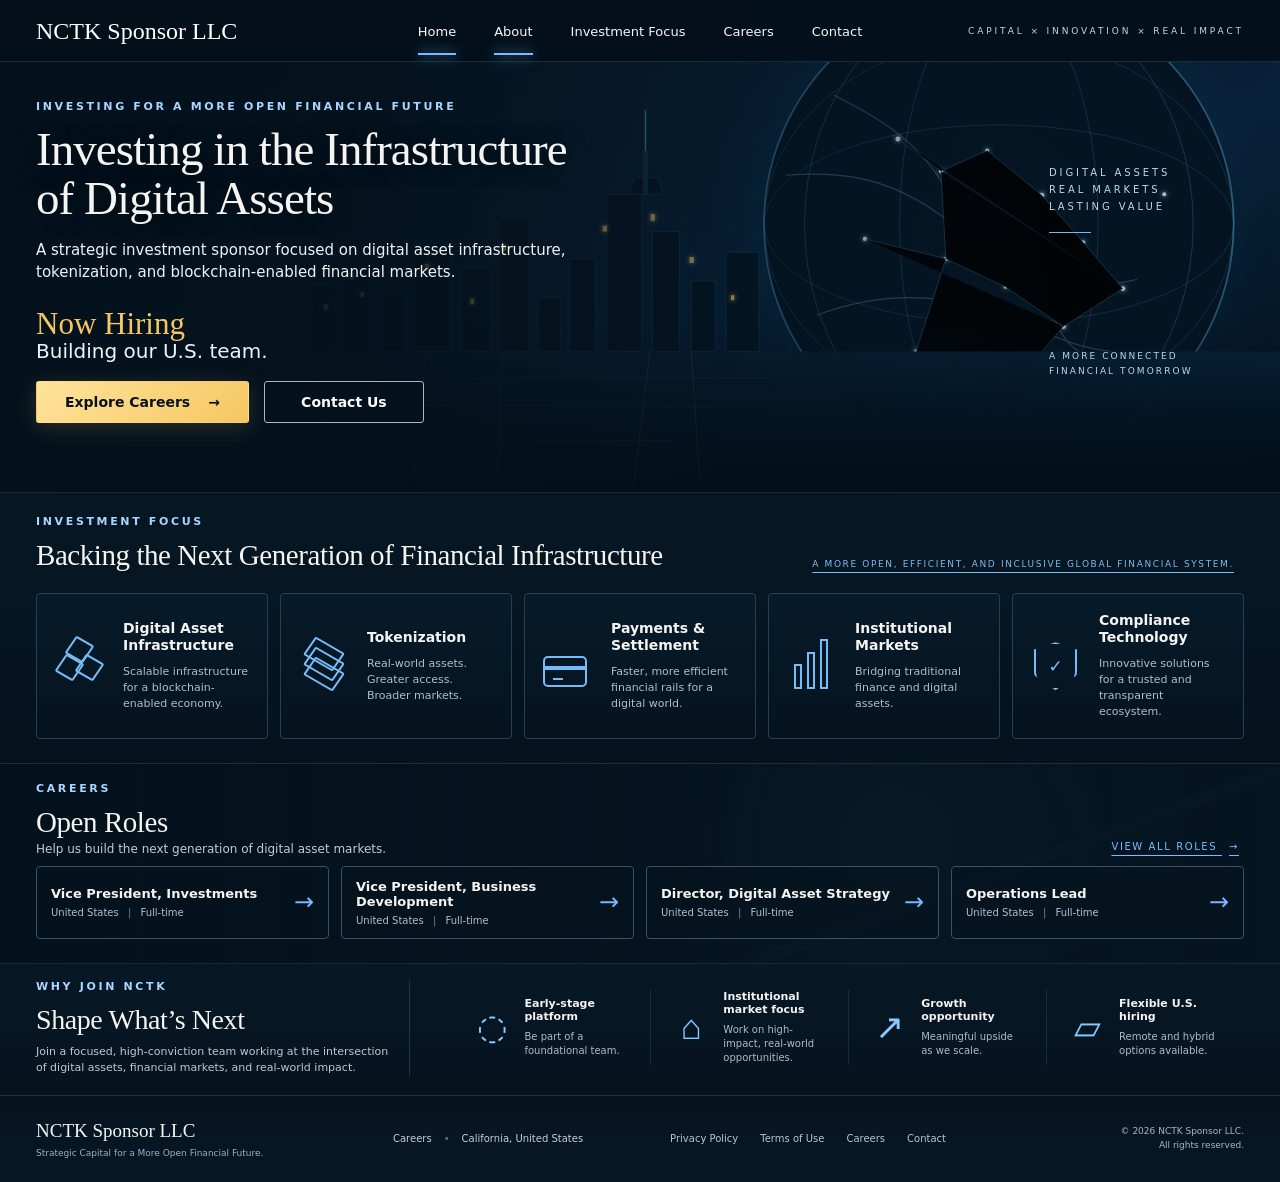
<file: index.html>
<!doctype html>
<html lang="en">
<head>
  <meta charset="utf-8" />
  <meta name="viewport" content="width=device-width, initial-scale=1" />
  <meta name="theme-color" content="#071522" />
  <meta name="description" content="NCTK Sponsor LLC is a strategic investment sponsor focused on digital asset infrastructure, tokenization, payments, institutional markets and compliance technology." />
  <title>NCTK Sponsor LLC | Digital Asset Infrastructure</title>
  <link rel="icon" href="assets/favicon.svg" type="image/svg+xml" />
  <link rel="stylesheet" href="styles.css" />
</head>
<body>
  <header class="site-header" id="top">
    <div class="container header-inner">
      <a class="brand" href="#top" aria-label="NCTK Sponsor LLC home"><span class="brand-name">NCTK Sponsor LLC</span></a>
      <nav class="desktop-nav" aria-label="Primary">
        <a class="active" href="#top">Home</a><a href="#about">About</a><a href="#focus">Investment Focus</a><a href="#careers">Careers</a><a href="#contact">Contact</a>
      </nav>
      <div class="header-kicker">CAPITAL × INNOVATION × REAL IMPACT</div>
      <button class="menu-btn" type="button" aria-expanded="false" aria-controls="mobile-menu" aria-label="Open menu"><span></span><span></span><span></span></button>
    </div>
    <div class="mobile-menu" id="mobile-menu"><a href="#top">Home</a><a href="#about">About</a><a href="#focus">Investment Focus</a><a href="#careers">Careers</a><a href="#contact">Contact</a></div>
  </header>

  <main>
    <section class="hero" id="about">
      <div class="hero-image" aria-hidden="true"></div><div class="hero-shade" aria-hidden="true"></div>
      <div class="container hero-inner">
        <div class="hero-copy">
          <p class="eyebrow">INVESTING FOR A MORE OPEN FINANCIAL FUTURE</p>
          <h1>Investing in the Infrastructure<br class="desktop-only"> of Digital Assets</h1>
          <p class="hero-lede">A strategic investment sponsor focused on digital asset infrastructure, tokenization, and blockchain-enabled financial markets.</p>
          <div class="hiring-callout"><strong>Now Hiring</strong><span>Building our U.S. team.</span></div>
          <div class="hero-actions"><a class="btn btn-primary" href="#careers">Explore Careers <span>→</span></a><a class="btn btn-secondary" href="#contact">Contact Us</a></div>
        </div>
        <div class="hero-side-copy" aria-hidden="true"><span>DIGITAL ASSETS</span><span>REAL MARKETS</span><span>LASTING VALUE</span><i></i><small>A MORE CONNECTED<br>FINANCIAL TOMORROW</small></div>
      </div>
    </section>

    <section class="focus-section section" id="focus"><div class="container">
      <div class="section-heading focus-heading"><div><p class="eyebrow">INVESTMENT FOCUS</p><h2>Backing the Next Generation of Financial Infrastructure</h2></div><p class="linkline">A MORE OPEN, EFFICIENT, AND INCLUSIVE GLOBAL FINANCIAL SYSTEM.</p></div>
      <div class="focus-grid">
        <article class="focus-card"><div class="icon cubes" aria-hidden="true"><span></span><span></span><span></span></div><div><h3>Digital Asset Infrastructure</h3><p>Scalable infrastructure for a blockchain-enabled economy.</p></div></article>
        <article class="focus-card"><div class="icon layers" aria-hidden="true"><span></span><span></span><span></span></div><div><h3>Tokenization</h3><p>Real-world assets. Greater access. Broader markets.</p></div></article>
        <article class="focus-card"><div class="icon payment" aria-hidden="true"><span></span><span></span></div><div><h3>Payments &amp; Settlement</h3><p>Faster, more efficient financial rails for a digital world.</p></div></article>
        <article class="focus-card"><div class="icon bars" aria-hidden="true"><span></span><span></span><span></span></div><div><h3>Institutional Markets</h3><p>Bridging traditional finance and digital assets.</p></div></article>
        <article class="focus-card"><div class="icon shield" aria-hidden="true"><span>✓</span></div><div><h3>Compliance Technology</h3><p>Innovative solutions for a trusted and transparent ecosystem.</p></div></article>
      </div>
    </div></section>

    <section class="careers-section section" id="careers"><div class="careers-bg" aria-hidden="true"></div><div class="container careers-inner">
      <div class="section-heading careers-heading"><div><p class="eyebrow">CAREERS</p><h2>Open Roles</h2><p class="subcopy">Help us build the next generation of digital asset markets.</p></div><a href="careers/" class="view-all">VIEW ALL ROLES <span>→</span></a></div>
      <div class="jobs-grid">
        <a class="job-card" href="careers/#vp-investments"><div><h3>Vice President, Investments</h3><p>United States <b>|</b> Full-time</p></div><span>→</span></a>
        <a class="job-card" href="careers/#vp-business-development"><div><h3>Vice President, Business Development</h3><p>United States <b>|</b> Full-time</p></div><span>→</span></a>
        <a class="job-card" href="careers/#director-digital-asset-strategy"><div><h3>Director, Digital Asset Strategy</h3><p>United States <b>|</b> Full-time</p></div><span>→</span></a>
        <a class="job-card" href="careers/#operations-lead"><div><h3>Operations Lead</h3><p>United States <b>|</b> Full-time</p></div><span>→</span></a>
      </div>
    </div></section>

    <section class="why-section section"><div class="container why-grid">
      <div class="why-intro"><p class="eyebrow">WHY JOIN NCTK</p><h2>Shape What’s Next</h2><p>Join a focused, high-conviction team working at the intersection of digital assets, financial markets, and real-world impact.</p></div>
      <div class="benefits">
        <div class="benefit"><div class="mini-icon people">◌</div><div><h3>Early-stage platform</h3><p>Be part of a foundational team.</p></div></div>
        <div class="benefit"><div class="mini-icon bank">⌂</div><div><h3>Institutional market focus</h3><p>Work on high-impact, real-world opportunities.</p></div></div>
        <div class="benefit"><div class="mini-icon growth">↗</div><div><h3>Growth opportunity</h3><p>Meaningful upside as we scale.</p></div></div>
        <div class="benefit"><div class="mini-icon laptop">▱</div><div><h3>Flexible U.S. hiring</h3><p>Remote and hybrid options available.</p></div></div>
      </div>
    </div></section>
  </main>

  <footer class="site-footer" id="contact"><div class="container footer-main">
    <div class="footer-brand"><div class="footer-name">NCTK Sponsor LLC</div><p>Strategic Capital for a More Open Financial Future.</p></div>
    <div class="footer-contact"><a href="careers/">Careers</a><span class="dot">•</span><span>California, United States</span></div>
    <nav class="footer-nav" aria-label="Footer"><a href="privacy/">Privacy Policy</a><a href="legal/">Terms of Use</a><a href="careers/">Careers</a><a href="#contact">Contact</a></nav>
    <div class="copyright">© 2026 NCTK Sponsor LLC.<br>All rights reserved.</div>
  </div></footer>
  <script src="script.js"></script>
</body>
</html>
</file>
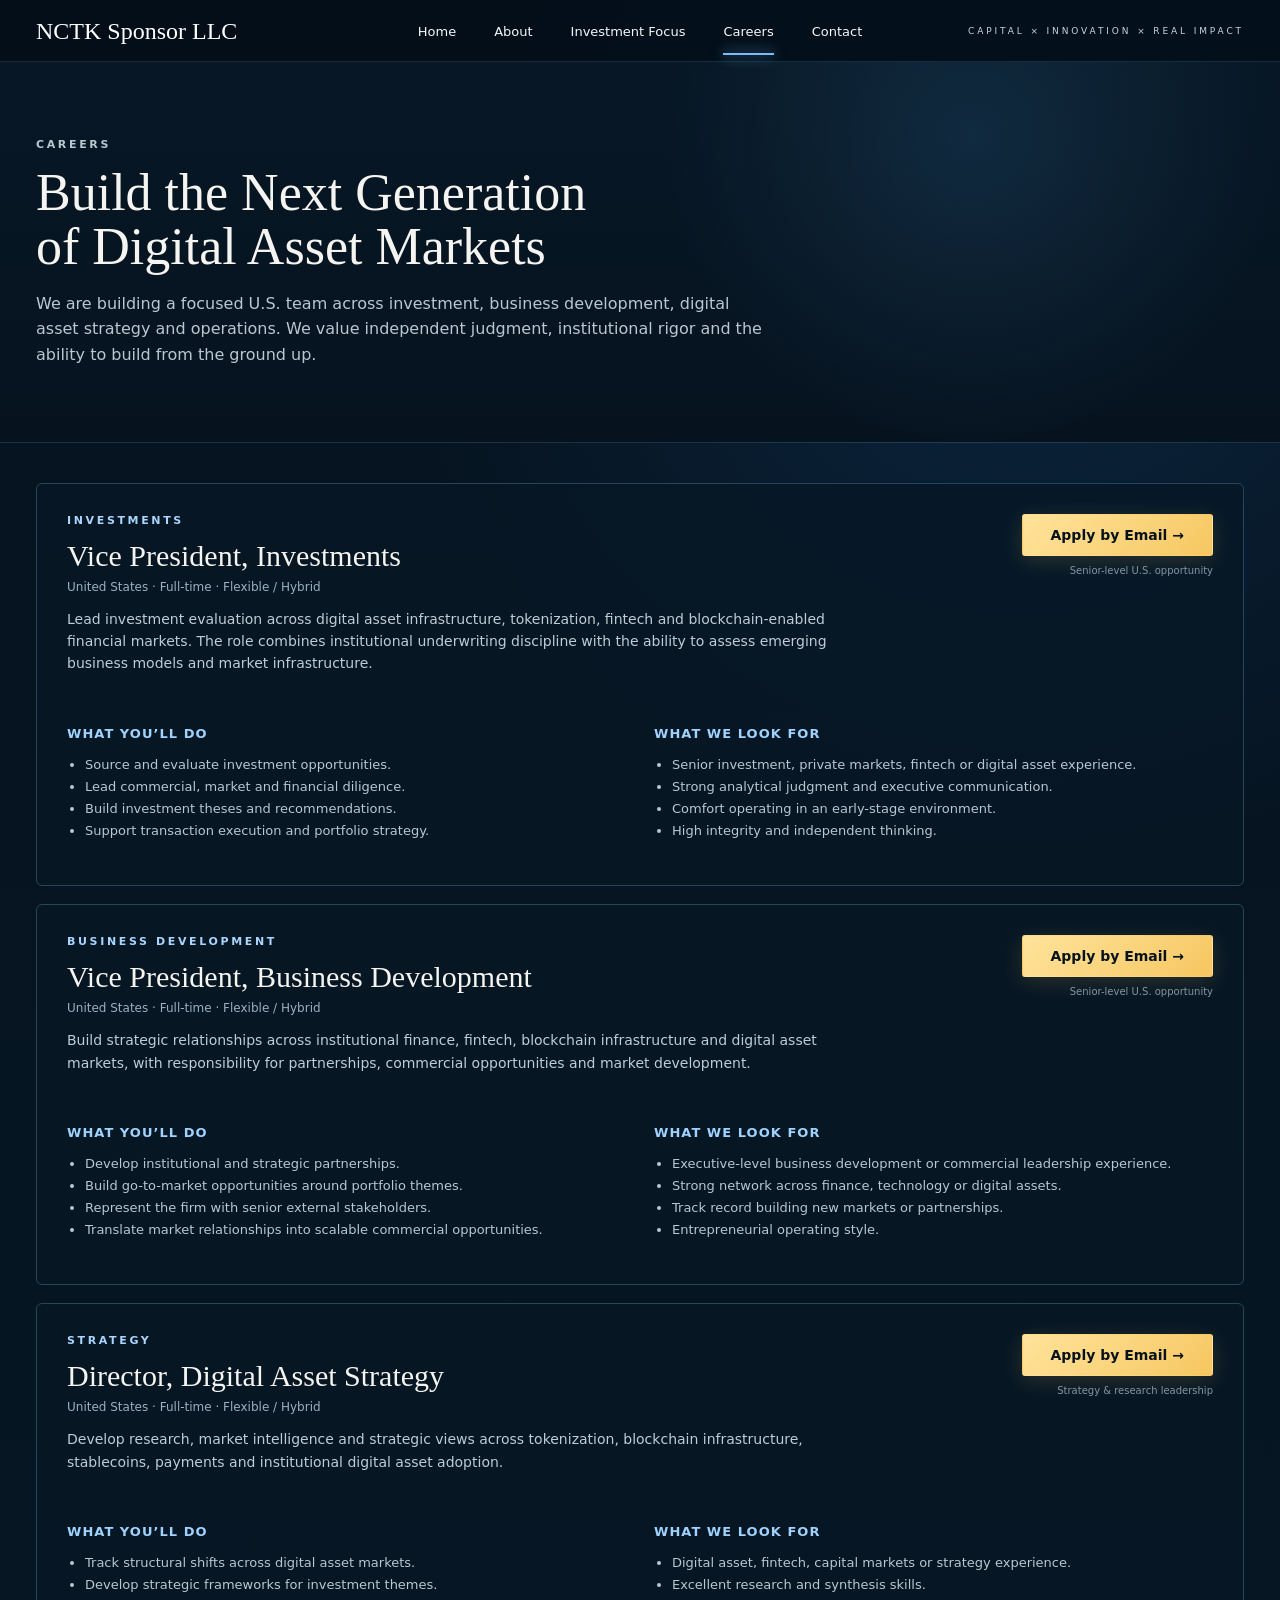
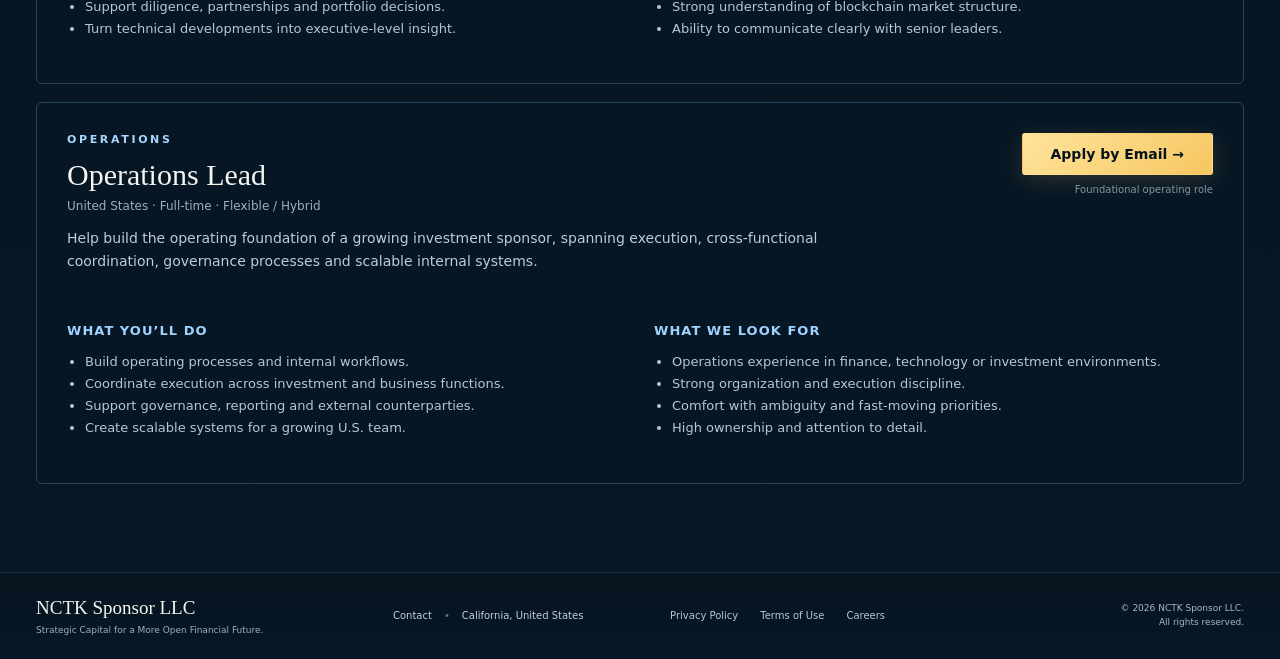
<file: careers/index.html>
<!doctype html>
<html lang="en">
<head>
  <meta charset="utf-8" />
  <meta name="viewport" content="width=device-width, initial-scale=1" />
  <meta name="theme-color" content="#071522" />
  <title>Careers | NCTK Sponsor LLC</title>
  <link rel="icon" href="../assets/favicon.svg" type="image/svg+xml" />
  <link rel="stylesheet" href="../styles.css" />
</head>
<body>
<header class="site-header">
  <div class="container header-inner">
    <a class="brand" href="../"><span class="brand-name">NCTK Sponsor LLC</span></a>
    <nav class="desktop-nav"><a href="../">Home</a><a href="../#about">About</a><a href="../#focus">Investment Focus</a><a class="active" href="./">Careers</a><a href="../#contact">Contact</a></nav>
    <div class="header-kicker">CAPITAL × INNOVATION × REAL IMPACT</div>
    <button class="menu-btn" type="button" aria-expanded="false" aria-controls="mobile-menu" aria-label="Open menu"><span></span><span></span><span></span></button>
  </div>
  <div class="mobile-menu" id="mobile-menu"><a href="../">Home</a><a href="../#about">About</a><a href="../#focus">Investment Focus</a><a href="./">Careers</a><a href="../#contact">Contact</a></div>
</header>
<main>
  <section class="page-hero">
    <div class="container"><p class="eyebrow">CAREERS</p><h1>Build the Next Generation<br>of Digital Asset Markets</h1><p>We are building a focused U.S. team across investment, business development, digital asset strategy and operations. We value independent judgment, institutional rigor and the ability to build from the ground up.</p></div>
  </section>
  <section class="roles-page"><div class="container">
    <article class="role-block" id="vp-investments">
      <div class="role-top"><div><p class="eyebrow">INVESTMENTS</p><h2>Vice President, Investments</h2><div class="role-meta">United States · Full-time · Flexible / Hybrid</div><p class="role-summary">Lead investment evaluation across digital asset infrastructure, tokenization, fintech and blockchain-enabled financial markets. The role combines institutional underwriting discipline with the ability to assess emerging business models and market infrastructure.</p></div><div class="apply-panel"><a class="btn btn-primary" href="mailto:careers@nctksponsor.com?subject=Vice%20President%2C%20Investments">Apply by Email →</a><small>Senior-level U.S. opportunity</small></div></div>
      <div class="details-grid"><div><h3>What you’ll do</h3><ul><li>Source and evaluate investment opportunities.</li><li>Lead commercial, market and financial diligence.</li><li>Build investment theses and recommendations.</li><li>Support transaction execution and portfolio strategy.</li></ul></div><div><h3>What we look for</h3><ul><li>Senior investment, private markets, fintech or digital asset experience.</li><li>Strong analytical judgment and executive communication.</li><li>Comfort operating in an early-stage environment.</li><li>High integrity and independent thinking.</li></ul></div></div>
    </article>
    <article class="role-block" id="vp-business-development">
      <div class="role-top"><div><p class="eyebrow">BUSINESS DEVELOPMENT</p><h2>Vice President, Business Development</h2><div class="role-meta">United States · Full-time · Flexible / Hybrid</div><p class="role-summary">Build strategic relationships across institutional finance, fintech, blockchain infrastructure and digital asset markets, with responsibility for partnerships, commercial opportunities and market development.</p></div><div class="apply-panel"><a class="btn btn-primary" href="mailto:careers@nctksponsor.com?subject=Vice%20President%2C%20Business%20Development">Apply by Email →</a><small>Senior-level U.S. opportunity</small></div></div>
      <div class="details-grid"><div><h3>What you’ll do</h3><ul><li>Develop institutional and strategic partnerships.</li><li>Build go-to-market opportunities around portfolio themes.</li><li>Represent the firm with senior external stakeholders.</li><li>Translate market relationships into scalable commercial opportunities.</li></ul></div><div><h3>What we look for</h3><ul><li>Executive-level business development or commercial leadership experience.</li><li>Strong network across finance, technology or digital assets.</li><li>Track record building new markets or partnerships.</li><li>Entrepreneurial operating style.</li></ul></div></div>
    </article>
    <article class="role-block" id="director-digital-asset-strategy">
      <div class="role-top"><div><p class="eyebrow">STRATEGY</p><h2>Director, Digital Asset Strategy</h2><div class="role-meta">United States · Full-time · Flexible / Hybrid</div><p class="role-summary">Develop research, market intelligence and strategic views across tokenization, blockchain infrastructure, stablecoins, payments and institutional digital asset adoption.</p></div><div class="apply-panel"><a class="btn btn-primary" href="mailto:careers@nctksponsor.com?subject=Director%2C%20Digital%20Asset%20Strategy">Apply by Email →</a><small>Strategy &amp; research leadership</small></div></div>
      <div class="details-grid"><div><h3>What you’ll do</h3><ul><li>Track structural shifts across digital asset markets.</li><li>Develop strategic frameworks for investment themes.</li><li>Support diligence, partnerships and portfolio decisions.</li><li>Turn technical developments into executive-level insight.</li></ul></div><div><h3>What we look for</h3><ul><li>Digital asset, fintech, capital markets or strategy experience.</li><li>Excellent research and synthesis skills.</li><li>Strong understanding of blockchain market structure.</li><li>Ability to communicate clearly with senior leaders.</li></ul></div></div>
    </article>
    <article class="role-block" id="operations-lead">
      <div class="role-top"><div><p class="eyebrow">OPERATIONS</p><h2>Operations Lead</h2><div class="role-meta">United States · Full-time · Flexible / Hybrid</div><p class="role-summary">Help build the operating foundation of a growing investment sponsor, spanning execution, cross-functional coordination, governance processes and scalable internal systems.</p></div><div class="apply-panel"><a class="btn btn-primary" href="mailto:careers@nctksponsor.com?subject=Operations%20Lead">Apply by Email →</a><small>Foundational operating role</small></div></div>
      <div class="details-grid"><div><h3>What you’ll do</h3><ul><li>Build operating processes and internal workflows.</li><li>Coordinate execution across investment and business functions.</li><li>Support governance, reporting and external counterparties.</li><li>Create scalable systems for a growing U.S. team.</li></ul></div><div><h3>What we look for</h3><ul><li>Operations experience in finance, technology or investment environments.</li><li>Strong organization and execution discipline.</li><li>Comfort with ambiguity and fast-moving priorities.</li><li>High ownership and attention to detail.</li></ul></div></div>
    </article>
  </div></section>
</main>
<footer class="site-footer"><div class="container footer-main"><div class="footer-brand"><div class="footer-name">NCTK Sponsor LLC</div><p>Strategic Capital for a More Open Financial Future.</p></div><div class="footer-contact"><a href="../#contact">Contact</a><span class="dot">•</span><span>California, United States</span></div><nav class="footer-nav"><a href="../privacy/">Privacy Policy</a><a href="../legal/">Terms of Use</a><a href="./">Careers</a></nav><div class="copyright">© 2026 NCTK Sponsor LLC.<br>All rights reserved.</div></div></footer>
<script src="../script.js"></script>
</body></html>
</file>
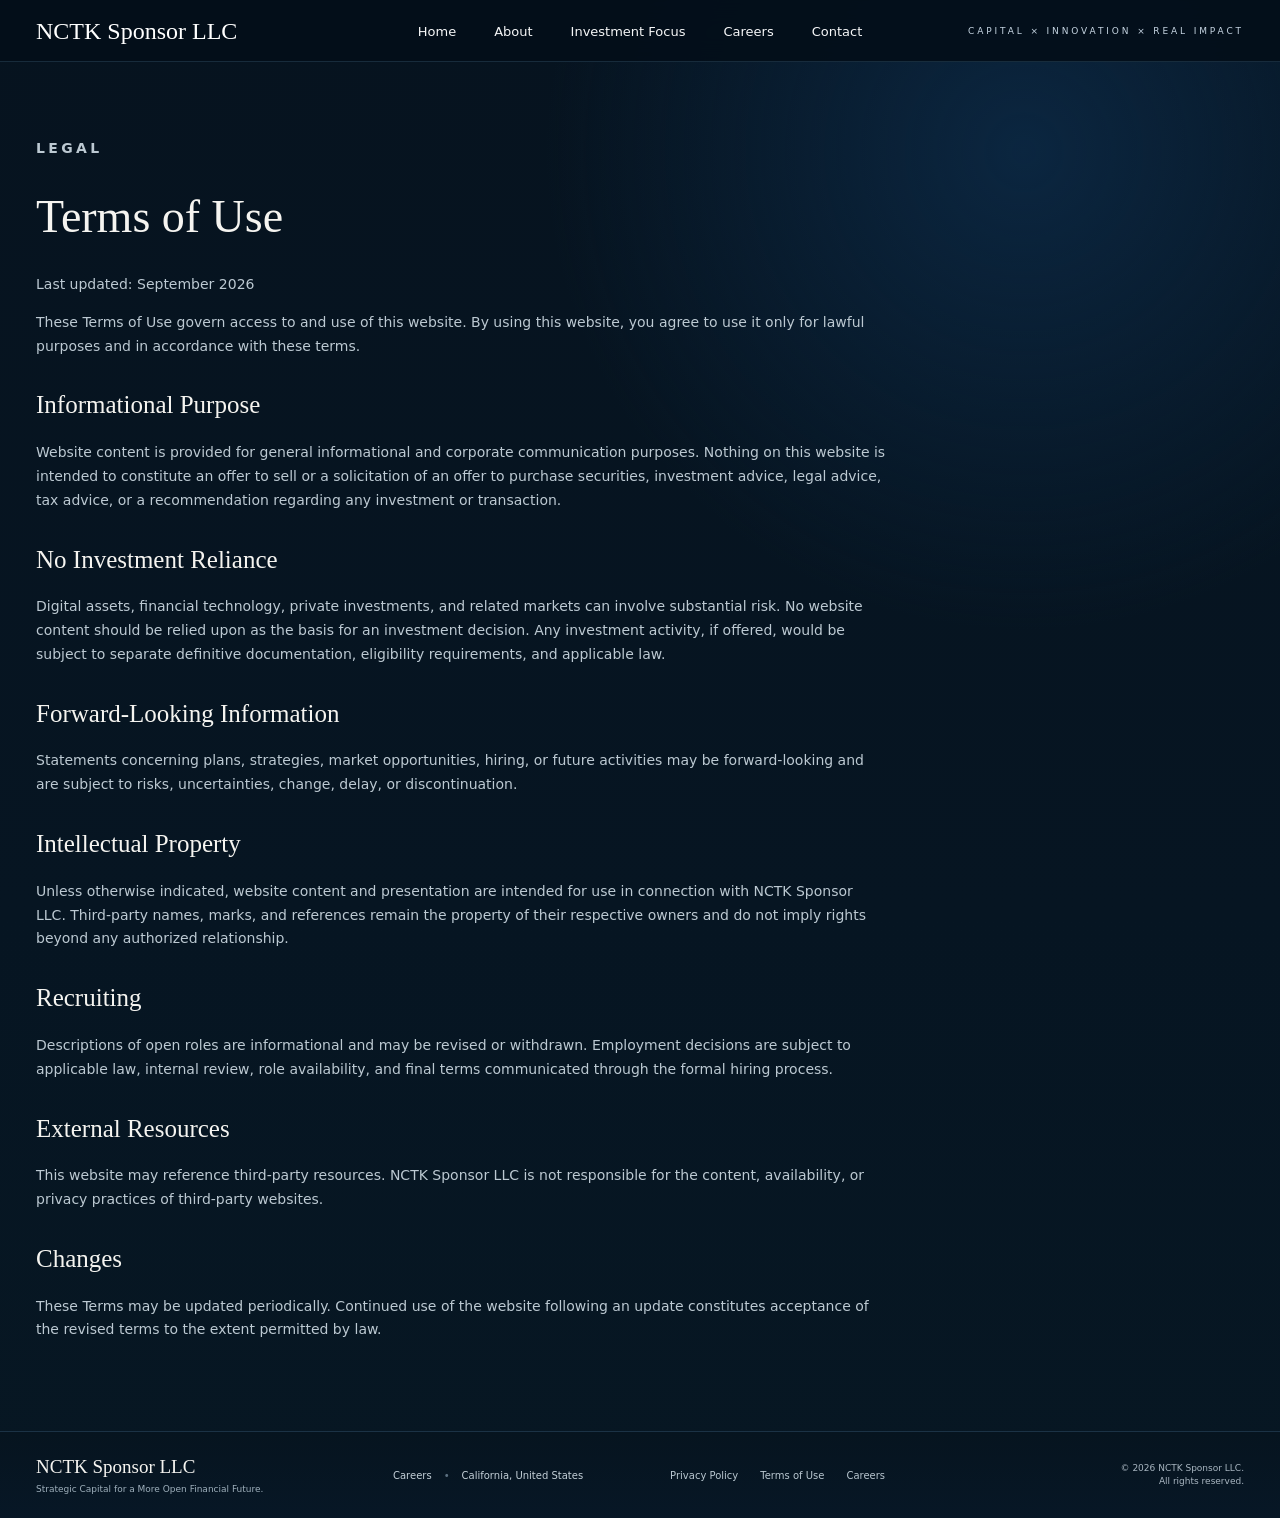
<file: legal/index.html>
<!doctype html>
<html lang="en"><head><meta charset="utf-8"><meta name="viewport" content="width=device-width,initial-scale=1"><meta name="theme-color" content="#071522"><title>Terms of Use | NCTK Sponsor LLC</title><link rel="icon" href="../assets/favicon.svg" type="image/svg+xml"><link rel="stylesheet" href="../styles.css"></head><body>
<header class="site-header"><div class="container header-inner"><a class="brand" href="../"><span class="brand-name">NCTK Sponsor LLC</span></a><nav class="desktop-nav"><a href="../">Home</a><a href="../#about">About</a><a href="../#focus">Investment Focus</a><a href="../careers/">Careers</a><a href="../#contact">Contact</a></nav><div class="header-kicker">CAPITAL × INNOVATION × REAL IMPACT</div><button class="menu-btn" type="button" aria-expanded="false" aria-controls="mobile-menu" aria-label="Open menu"><span></span><span></span><span></span></button></div><div class="mobile-menu" id="mobile-menu"><a href="../">Home</a><a href="../#about">About</a><a href="../#focus">Investment Focus</a><a href="../careers/">Careers</a><a href="../#contact">Contact</a></div></header>
<main class="legal-page"><div class="container"><p class="eyebrow">LEGAL</p><h1>Terms of Use</h1><p>Last updated: September 2026</p><p>These Terms of Use govern access to and use of this website. By using this website, you agree to use it only for lawful purposes and in accordance with these terms.</p><h2>Informational Purpose</h2><p>Website content is provided for general informational and corporate communication purposes. Nothing on this website is intended to constitute an offer to sell or a solicitation of an offer to purchase securities, investment advice, legal advice, tax advice, or a recommendation regarding any investment or transaction.</p><h2>No Investment Reliance</h2><p>Digital assets, financial technology, private investments, and related markets can involve substantial risk. No website content should be relied upon as the basis for an investment decision. Any investment activity, if offered, would be subject to separate definitive documentation, eligibility requirements, and applicable law.</p><h2>Forward-Looking Information</h2><p>Statements concerning plans, strategies, market opportunities, hiring, or future activities may be forward-looking and are subject to risks, uncertainties, change, delay, or discontinuation.</p><h2>Intellectual Property</h2><p>Unless otherwise indicated, website content and presentation are intended for use in connection with NCTK Sponsor LLC. Third-party names, marks, and references remain the property of their respective owners and do not imply rights beyond any authorized relationship.</p><h2>Recruiting</h2><p>Descriptions of open roles are informational and may be revised or withdrawn. Employment decisions are subject to applicable law, internal review, role availability, and final terms communicated through the formal hiring process.</p><h2>External Resources</h2><p>This website may reference third-party resources. NCTK Sponsor LLC is not responsible for the content, availability, or privacy practices of third-party websites.</p><h2>Changes</h2><p>These Terms may be updated periodically. Continued use of the website following an update constitutes acceptance of the revised terms to the extent permitted by law.</p></div></main>
<footer class="site-footer"><div class="container footer-main"><div class="footer-brand"><div class="footer-name">NCTK Sponsor LLC</div><p>Strategic Capital for a More Open Financial Future.</p></div><div class="footer-contact"><a href="../careers/">Careers</a><span class="dot">•</span><span>California, United States</span></div><nav class="footer-nav"><a href="../privacy/">Privacy Policy</a><a href="./">Terms of Use</a><a href="../careers/">Careers</a></nav><div class="copyright">© 2026 NCTK Sponsor LLC.<br>All rights reserved.</div></div></footer><script src="../script.js"></script></body></html>
</file>
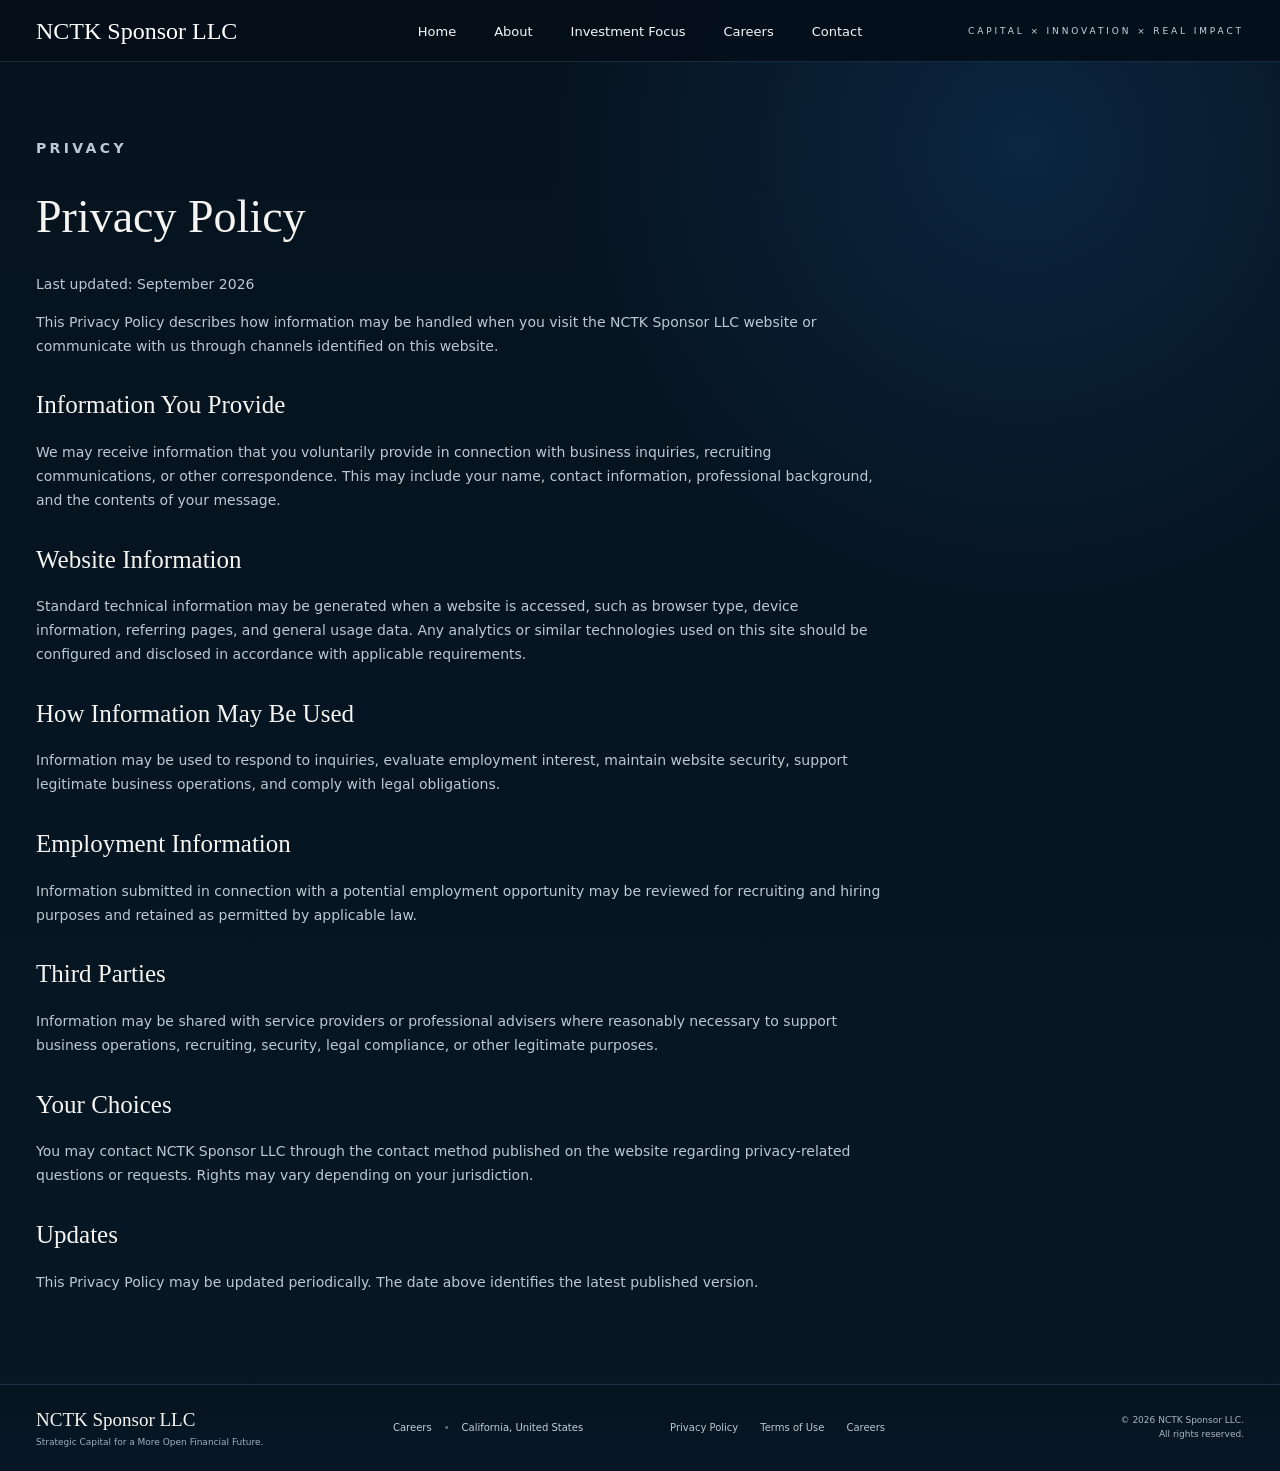
<file: privacy/index.html>
<!doctype html>
<html lang="en"><head><meta charset="utf-8"><meta name="viewport" content="width=device-width,initial-scale=1"><meta name="theme-color" content="#071522"><title>Privacy Policy | NCTK Sponsor LLC</title><link rel="icon" href="../assets/favicon.svg" type="image/svg+xml"><link rel="stylesheet" href="../styles.css"></head><body>
<header class="site-header"><div class="container header-inner"><a class="brand" href="../"><span class="brand-name">NCTK Sponsor LLC</span></a><nav class="desktop-nav"><a href="../">Home</a><a href="../#about">About</a><a href="../#focus">Investment Focus</a><a href="../careers/">Careers</a><a href="../#contact">Contact</a></nav><div class="header-kicker">CAPITAL × INNOVATION × REAL IMPACT</div><button class="menu-btn" type="button" aria-expanded="false" aria-controls="mobile-menu" aria-label="Open menu"><span></span><span></span><span></span></button></div><div class="mobile-menu" id="mobile-menu"><a href="../">Home</a><a href="../#about">About</a><a href="../#focus">Investment Focus</a><a href="../careers/">Careers</a><a href="../#contact">Contact</a></div></header>
<main class="legal-page"><div class="container"><p class="eyebrow">PRIVACY</p><h1>Privacy Policy</h1><p>Last updated: September 2026</p><p>This Privacy Policy describes how information may be handled when you visit the NCTK Sponsor LLC website or communicate with us through channels identified on this website.</p><h2>Information You Provide</h2><p>We may receive information that you voluntarily provide in connection with business inquiries, recruiting communications, or other correspondence. This may include your name, contact information, professional background, and the contents of your message.</p><h2>Website Information</h2><p>Standard technical information may be generated when a website is accessed, such as browser type, device information, referring pages, and general usage data. Any analytics or similar technologies used on this site should be configured and disclosed in accordance with applicable requirements.</p><h2>How Information May Be Used</h2><p>Information may be used to respond to inquiries, evaluate employment interest, maintain website security, support legitimate business operations, and comply with legal obligations.</p><h2>Employment Information</h2><p>Information submitted in connection with a potential employment opportunity may be reviewed for recruiting and hiring purposes and retained as permitted by applicable law.</p><h2>Third Parties</h2><p>Information may be shared with service providers or professional advisers where reasonably necessary to support business operations, recruiting, security, legal compliance, or other legitimate purposes.</p><h2>Your Choices</h2><p>You may contact NCTK Sponsor LLC through the contact method published on the website regarding privacy-related questions or requests. Rights may vary depending on your jurisdiction.</p><h2>Updates</h2><p>This Privacy Policy may be updated periodically. The date above identifies the latest published version.</p></div></main>
<footer class="site-footer"><div class="container footer-main"><div class="footer-brand"><div class="footer-name">NCTK Sponsor LLC</div><p>Strategic Capital for a More Open Financial Future.</p></div><div class="footer-contact"><a href="../careers/">Careers</a><span class="dot">•</span><span>California, United States</span></div><nav class="footer-nav"><a href="./">Privacy Policy</a><a href="../legal/">Terms of Use</a><a href="../careers/">Careers</a></nav><div class="copyright">© 2026 NCTK Sponsor LLC.<br>All rights reserved.</div></div></footer><script src="../script.js"></script></body></html>
</file>
<file: styles.css>
:root{
  --bg:#06131f;
  --bg-2:#071827;
  --bg-3:#091c2d;
  --panel:rgba(4,18,30,.68);
  --panel-2:rgba(6,23,37,.82);
  --line:#203e55;
  --line-soft:rgba(109,169,213,.18);
  --text:#f5f4f0;
  --muted:#aab9c6;
  --blue:#78bdff;
  --blue-2:#5aa7ef;
  --gold:#f6c761;
  --gold-2:#ffe39b;
  --serif: Georgia, 'Times New Roman', serif;
  --sans: Inter, ui-sans-serif, system-ui, -apple-system, BlinkMacSystemFont, "Segoe UI", Arial, sans-serif;
  --max:1240px;
}
*{box-sizing:border-box}
html{scroll-behavior:smooth;background:var(--bg)}
body{margin:0;color:var(--text);background:radial-gradient(circle at 80% 10%,#0b2640 0,transparent 28%),linear-gradient(180deg,#06131f,#061522 60%,#071723);font-family:var(--sans);-webkit-font-smoothing:antialiased}
a{color:inherit;text-decoration:none}
button,input,textarea{font:inherit}
.container{width:min(var(--max),calc(100% - 72px));margin-inline:auto}
.section{position:relative;border-top:1px solid rgba(117,170,207,.16)}
.eyebrow{margin:0 0 12px;letter-spacing:.24em;font-size:11px;font-weight:700;color:#a9d5ff}
.site-header{height:62px;position:sticky;top:0;z-index:50;background:rgba(4,15,25,.92);backdrop-filter:blur(12px);border-bottom:1px solid rgba(117,170,207,.18)}
.header-inner{height:100%;display:grid;grid-template-columns:1fr auto 1fr;align-items:center;gap:28px}
.brand{display:inline-flex;align-items:center;gap:11px;justify-self:start;white-space:nowrap}
.brand-mark{display:none}
.brand-name{font-family:var(--serif);font-size:24px;line-height:1;color:#fff}
.desktop-nav{display:flex;align-items:center;gap:38px;font-size:13px}
.desktop-nav a{position:relative;padding:23px 0 21px;color:#f6f7f8}
.desktop-nav a::after{content:"";position:absolute;left:50%;right:50%;bottom:5px;height:2px;background:var(--blue);box-shadow:0 0 14px var(--blue);transition:.25s ease}
.desktop-nav a:hover::after,.desktop-nav a.active::after{left:0;right:0}
.header-kicker{justify-self:end;font-size:9px;letter-spacing:.32em;color:#c7d6e3;white-space:nowrap}
.menu-btn,.mobile-menu{display:none}
.hero{min-height:430px;position:relative;overflow:hidden;background:#071624}
.hero-image{position:absolute;inset:0;background-image:url('assets/hero-visual.svg');background-size:cover;background-position:center right;filter:saturate(.95) contrast(1.04)}
.hero-shade{position:absolute;inset:0;background:linear-gradient(90deg,rgba(4,17,28,.97) 0%,rgba(4,17,28,.88) 30%,rgba(4,17,28,.37) 58%,rgba(4,17,28,.08) 100%),linear-gradient(180deg,rgba(1,8,14,.08),rgba(2,13,22,.08) 60%,rgba(3,15,25,.62));}
.hero-inner{position:relative;z-index:2;min-height:430px;display:flex;align-items:flex-start;justify-content:space-between;padding-top:38px;padding-bottom:38px}
.hero-copy{width:min(650px,58%)}
.hero h1{font-family:var(--serif);font-weight:500;font-size:47px;line-height:1.05;letter-spacing:-.02em;margin:0 0 15px;text-wrap:balance;text-shadow:0 2px 20px rgba(0,0,0,.5)}
.hero-lede{max-width:620px;font-size:15px;line-height:1.48;color:#f0f3f5;margin:0 0 25px}
.hiring-callout{display:flex;flex-direction:column;margin-bottom:18px}
.hiring-callout strong{font-family:var(--serif);font-size:31px;line-height:1;color:var(--gold);font-weight:500}
.hiring-callout span{font-size:20px;color:#eef3f7}
.hero-actions{display:flex;gap:15px}
.btn{height:42px;display:inline-flex;align-items:center;justify-content:center;gap:18px;border-radius:3px;padding:0 28px;font-weight:700;font-size:14px;border:1px solid transparent;transition:transform .2s,box-shadow .2s,background .2s}
.btn:hover{transform:translateY(-1px)}
.btn-primary{background:linear-gradient(135deg,var(--gold-2),var(--gold));color:#07121c;box-shadow:0 5px 22px rgba(246,199,97,.16)}
.btn-secondary{border-color:#a5b6c4;color:#fff;background:rgba(4,17,28,.34);min-width:160px}
.hero-side-copy{width:180px;align-self:center;margin:0 15px 8px auto;display:flex;flex-direction:column;gap:6px;font-size:10px;letter-spacing:.29em;color:#b9d8ef}
.hero-side-copy i{width:42px;height:1px;background:#77b9e9;margin:14px 0 110px}
.hero-side-copy small{font-size:9px;line-height:1.65;letter-spacing:.23em}
.focus-section{padding:22px 0 24px;background:linear-gradient(180deg,#061724 0%,#05131f 100%)}
.section-heading{display:flex;justify-content:space-between;align-items:flex-end;gap:35px}
.section-heading h2,.why-intro h2{font-family:var(--serif);font-weight:500;letter-spacing:-.015em;font-size:29px;line-height:1.08;margin:0}
.focus-heading{margin-bottom:22px}
.linkline{font-size:9px;letter-spacing:.18em;color:#7dbdf1;text-decoration:underline;text-underline-offset:5px;text-align:right;white-space:nowrap;margin:0 10px 2px 0}
.focus-grid{display:grid;grid-template-columns:repeat(5,1fr);gap:12px}
.focus-card{min-height:122px;border:1px solid #23425a;border-radius:4px;background:linear-gradient(180deg,rgba(8,29,45,.66),rgba(4,17,28,.28));display:grid;grid-template-columns:54px 1fr;align-items:center;gap:14px;padding:18px 18px;transition:border-color .2s,transform .2s,background .2s}
.focus-card:hover{transform:translateY(-2px);border-color:#4f89b1;background:rgba(8,31,49,.72)}
.focus-card h3{font-size:14px;line-height:1.22;margin:0 0 10px;font-weight:650}.focus-card p{font-size:11px;line-height:1.45;color:#aebfca;margin:0}
.icon{width:48px;height:54px;position:relative;color:#7ec1ff}
.icon.cubes span{position:absolute;width:21px;height:21px;border:2px solid #79bbf7;transform:rotate(30deg) skew(-4deg);border-radius:2px}.icon.cubes span:nth-child(1){left:14px;top:0}.icon.cubes span:nth-child(2){left:4px;top:18px}.icon.cubes span:nth-child(3){left:24px;top:18px}
.icon.layers span{position:absolute;width:34px;height:22px;border:2px solid #79bbf7;transform:rotate(30deg) skew(-5deg);left:8px;border-radius:2px}.icon.layers span:nth-child(1){top:4px}.icon.layers span:nth-child(2){top:14px}.icon.layers span:nth-child(3){top:24px}
.icon.payment{border:2px solid #79bbf7;border-radius:5px;width:44px;height:31px;margin-top:10px}.icon.payment span:first-child{position:absolute;left:0;right:0;top:8px;height:4px;background:#79bbf7}.icon.payment span:last-child{position:absolute;left:8px;bottom:5px;width:10px;height:2px;background:#79bbf7}
.icon.bars{display:flex;align-items:flex-end;gap:5px;padding:4px 7px}.icon.bars span{display:block;width:8px;border:2px solid #79bbf7}.icon.bars span:nth-child(1){height:25px}.icon.bars span:nth-child(2){height:37px}.icon.bars span:nth-child(3){height:50px}
.icon.shield{width:43px;height:48px;border:2px solid #79bbf7;border-radius:3px 3px 19px 19px;clip-path:polygon(50% 0,100% 15%,100% 68%,50% 100%,0 68%,0 15%);display:grid;place-items:center;font-size:17px;margin-left:3px}
.careers-section{overflow:hidden;background:#071826;padding:18px 0 24px}
.careers-bg{position:absolute;inset:0;background:linear-gradient(90deg,rgba(4,17,28,.96),rgba(4,17,28,.64) 55%,rgba(5,20,32,.74)),radial-gradient(circle at 70% 40%,rgba(49,85,112,.28),transparent 24%),linear-gradient(160deg,transparent 0 70%,rgba(77,107,128,.08) 70% 72%,transparent 72%);opacity:.9}
.careers-inner{position:relative}
.careers-heading{margin-bottom:10px}.careers-heading .subcopy{margin:3px 0 0;color:#c1ccd5;font-size:12px}.view-all{font-size:10px;letter-spacing:.16em;color:#79bdff;text-decoration:underline;text-underline-offset:5px;margin:0 5px 4px 0}.view-all span{margin-left:7px}
.jobs-grid{display:grid;grid-template-columns:repeat(4,1fr);gap:12px}.job-card{min-height:64px;border:1px solid #36536a;border-radius:4px;background:rgba(5,19,31,.64);display:flex;justify-content:space-between;align-items:center;padding:12px 14px;transition:.2s}.job-card:hover{border-color:#6fb2e6;background:rgba(10,31,48,.9);transform:translateY(-1px)}.job-card h3{font-size:13px;margin:0 0 6px;font-weight:600}.job-card p{font-size:10px;color:#b4c1cc;margin:0}.job-card b{font-weight:400;color:#6e8494;margin:0 6px}.job-card>span{font-size:24px;color:#76baff;font-weight:300}
.why-section{padding:16px 0 19px;background:linear-gradient(180deg,#061826,#06131f)}
.why-grid{display:grid;grid-template-columns:31% 1fr;gap:42px;align-items:center}.why-intro{padding-right:18px;border-right:1px solid rgba(117,170,207,.22)}.why-intro h2{font-size:28px;margin-bottom:9px}.why-intro p:last-child{font-size:11px;color:#bdc9d2;line-height:1.45;margin:0}
.benefits{display:grid;grid-template-columns:repeat(4,1fr);gap:0}.benefit{display:grid;grid-template-columns:42px 1fr;gap:11px;padding:0 19px;border-left:1px solid rgba(117,170,207,.16);align-items:center}.benefit:first-child{border-left:none}.benefit h3{font-size:11px;margin:0 0 7px}.benefit p{font-size:10px;line-height:1.42;color:#aebcc7;margin:0}.mini-icon{color:#88c9ff;font-size:35px;line-height:1;text-align:center;font-family:var(--serif)}
.site-footer{border-top:1px solid rgba(117,170,207,.18);background:linear-gradient(180deg,#06141f,#071726);padding:24px 0}.footer-main{display:grid;grid-template-columns:1.45fr 1.1fr 1.6fr .8fr;align-items:center;gap:26px}.footer-name{font-family:var(--serif);font-size:19px}.footer-brand p{font-size:9px;color:#9fb0bc;margin:6px 0 0}.footer-contact{font-size:10px;color:#c4d0d8;display:flex;gap:12px;align-items:center}.footer-contact .dot{color:#5b7081}.footer-nav{display:flex;gap:22px;font-size:10px;color:#b9c7d0}.copyright{text-align:right;font-size:9px;line-height:1.5;color:#aab7c2}

.page-hero{padding:74px 0 58px;background:radial-gradient(circle at 76% 20%,rgba(41,93,133,.28),transparent 30%),linear-gradient(180deg,#071725,#06131f);border-bottom:1px solid rgba(117,170,207,.18)}
.page-hero h1{font:500 52px/1.05 var(--serif);margin:0 0 14px}.page-hero p{max-width:730px;color:#bac7d1;line-height:1.6}.roles-page{padding:40px 0 70px}.role-block{padding:30px;border:1px solid #25455d;border-radius:6px;background:rgba(6,23,36,.72);margin-bottom:18px;scroll-margin-top:90px}.role-top{display:flex;justify-content:space-between;gap:30px;align-items:flex-start}.role-top h2{font:500 30px/1.1 var(--serif);margin:0 0 8px}.role-meta{font-size:12px;color:#9db0bf}.role-summary{max-width:760px;color:#c0ccd5;line-height:1.6;font-size:14px}.role-actions{display:flex;gap:12px;margin-top:20px}.details-grid{display:grid;grid-template-columns:1fr 1fr;gap:28px;margin-top:24px}.details-grid h3{font-size:13px;letter-spacing:.08em;text-transform:uppercase;color:#9fd2ff}.details-grid ul{padding-left:18px;color:#b9c7d1;line-height:1.7;font-size:13px}
.apply-panel{min-width:210px;text-align:right}.apply-panel .btn{min-width:170px}.apply-panel small{display:block;color:#8296a5;font-size:10px;margin-top:9px}
.legal-page{padding:75px 0}.legal-page h1{font:500 46px/1.1 var(--serif)}.legal-page h2{font:500 25px/1.2 var(--serif);margin-top:32px}.legal-page p,.legal-page li{color:#bcc9d2;line-height:1.7;font-size:14px;max-width:850px}

@media (max-width:1100px){
  .header-inner{grid-template-columns:auto 1fr auto}.desktop-nav{gap:22px}.header-kicker{display:none}.focus-grid{grid-template-columns:repeat(3,1fr)}.focus-card:nth-child(4),.focus-card:nth-child(5){min-height:112px}.jobs-grid{grid-template-columns:repeat(2,1fr)}.why-grid{grid-template-columns:1fr}.why-intro{border-right:0;border-bottom:1px solid rgba(117,170,207,.18);padding:0 0 20px}.footer-main{grid-template-columns:1.1fr 1fr}.copyright{text-align:left}.hero-copy{width:70%}
}
@media (max-width:760px){
  .container{width:min(100% - 34px,var(--max))}.site-header{height:58px}.header-inner{display:flex;justify-content:space-between;gap:15px}.brand-name{font-size:20px}.desktop-nav{display:none}.menu-btn{display:flex;width:32px;height:32px;border:0;background:transparent;flex-direction:column;gap:5px;align-items:flex-end;justify-content:center;padding:0}.menu-btn span{width:22px;height:2px;background:#fff;display:block;transition:.2s}.menu-btn[aria-expanded="true"] span:nth-child(1){transform:translateY(7px) rotate(45deg)}.menu-btn[aria-expanded="true"] span:nth-child(2){opacity:0}.menu-btn[aria-expanded="true"] span:nth-child(3){transform:translateY(-7px) rotate(-45deg)}
  .mobile-menu{display:grid;position:absolute;top:58px;left:0;right:0;background:rgba(4,15,25,.98);border-bottom:1px solid #25455d;transform-origin:top;transform:scaleY(0);opacity:0;pointer-events:none;transition:.2s;padding:10px 17px 18px}.mobile-menu.open{transform:scaleY(1);opacity:1;pointer-events:auto}.mobile-menu a{padding:12px 0;border-bottom:1px solid rgba(117,170,207,.12);font-size:14px}
  .hero{min-height:438px}.hero-image{background-size:auto 100%;background-position:57% center}.hero-shade{background:linear-gradient(90deg,rgba(4,17,28,.98),rgba(4,17,28,.83) 48%,rgba(4,17,28,.27) 78%,rgba(4,17,28,.12)),linear-gradient(180deg,rgba(4,17,28,.07),rgba(4,17,28,.23))}.hero-inner{min-height:438px;padding-top:20px;padding-bottom:20px;display:block}.hero-copy{width:88%}.eyebrow{font-size:9px;line-height:1.45;margin-bottom:9px}.hero h1{font-size:31px;line-height:1.02;margin-bottom:14px}.desktop-only{display:none}.hero-lede{font-size:12px;line-height:1.42;max-width:310px;margin-bottom:17px}.hiring-callout{margin-bottom:11px}.hiring-callout strong{font-size:25px}.hiring-callout span{font-size:15px}.hero-actions{display:grid;grid-template-columns:1fr;gap:8px;width:198px}.btn{height:38px;padding:0 17px;font-size:12px}.btn-secondary{min-width:0}.hero-side-copy{display:none}
  .focus-section{padding:18px 0}.section-heading{display:block}.section-heading h2,.why-intro h2{font-size:27px}.linkline{display:none}.focus-grid{grid-template-columns:1fr;gap:6px}.focus-card{min-height:68px;grid-template-columns:62px 1fr;padding:10px 15px}.focus-card h3{font-size:12px;margin-bottom:4px}.focus-card p{font-size:10px;line-height:1.3}.icon{transform:scale(.78);transform-origin:center}.focus-card::after{content:"→";position:absolute;right:17px;color:#76baff;font-size:22px}.focus-card{position:relative;padding-right:46px}
  .careers-section{padding:16px 0 18px}.careers-heading{display:flex;align-items:flex-end}.careers-heading h2{font-size:27px}.careers-heading .subcopy{display:none}.view-all{font-size:8px}.jobs-grid{grid-template-columns:1fr;gap:6px}.job-card{min-height:49px;padding:8px 12px}.job-card h3{font-size:11px;margin-bottom:3px}.job-card p{font-size:9px}.job-card>span{font-size:20px}
  .why-section{padding:16px 0}.why-grid{gap:14px}.why-intro{padding-bottom:13px}.why-intro h2{font-size:27px}.why-intro p:last-child{display:none}.benefits{grid-template-columns:1fr}.benefit{border-left:none;border-bottom:1px solid rgba(117,170,207,.13);padding:9px 0;grid-template-columns:52px 1fr}.benefit:last-child{border-bottom:0}.benefit h3{font-size:11px;margin-bottom:3px}.benefit p{font-size:9px}.mini-icon{font-size:30px}
  .site-footer{padding:17px 0}.footer-main{display:block}.footer-brand{margin-bottom:12px}.footer-name{font-size:17px}.footer-contact{margin-bottom:12px}.footer-nav{flex-wrap:wrap;gap:10px 18px;margin-bottom:12px}.copyright{text-align:center;font-size:8px}
  .page-hero{padding:48px 0 35px}.page-hero h1{font-size:38px}.roles-page{padding:25px 0 45px}.role-block{padding:20px}.role-top{display:block}.apply-panel{text-align:left;margin-top:18px}.details-grid{grid-template-columns:1fr;gap:6px}.role-top h2{font-size:26px}.legal-page{padding:48px 0}.legal-page h1{font-size:38px}
}
</file>
